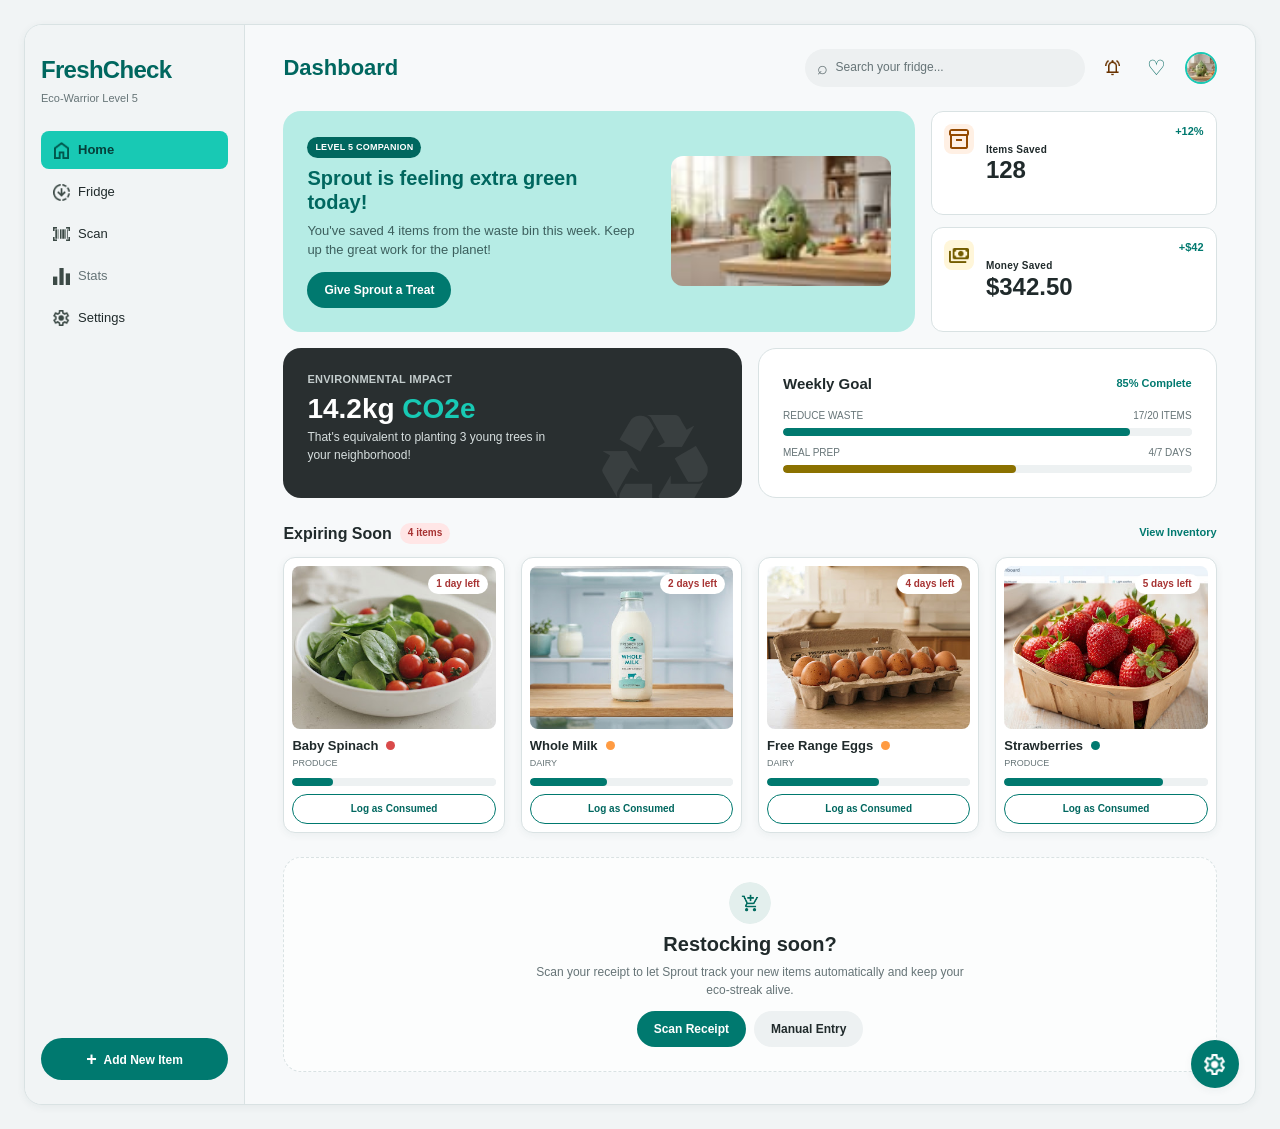
<file: index.html>
<!DOCTYPE html>
<html lang="en">
<head>
    <meta charset="UTF-8">
    <meta name="viewport" content="width=device-width, initial-scale=1.0">
    <title>Dashboard | FreshCheck</title>
    <link rel="stylesheet" href="style.css">
</head>
<body>
    <div class="app-shell">
        <aside class="sidebar">
            <div>
                <a class="brand" href="index.html" aria-label="FreshCheck home">FreshCheck</a>
                <p class="sidebar-caption">Eco-Warrior Level 5</p>
                <nav aria-label="Main navigation">
                    <ul class="sidebar-nav">
                        <li><a class="nav-link is-active" href="index.html" aria-current="page"><img src="images/Home.png" alt="">Home</a></li>
                        <li><a class="nav-link" href="My-Inventory.html"><img src="images/Fridge.png" alt="">Fridge</a></li>
                        <li><a class="nav-link" href="Smart-Scanner.html"><img src="images/Scan.png" alt="">Scan</a></li>
                        <li><span class="nav-link is-disabled" aria-disabled="true"><img src="images/Stats.png" alt="">Stats</span></li>
                        <li><a class="nav-link" href="Settings.html"><img src="images/Settings.png" alt="">Settings</a></li>
                    </ul>
                </nav>
            </div>
            <button class="sidebar-add-button" type="button"><span aria-hidden="true">+</span> Add New Item</button>
        </aside>

        <main class="main-content">
            <header class="page-header">
                <h1 class="page-title">Dashboard</h1>
                <div class="header-tools">
                    <form class="search-box" role="search">
                        <label class="visually-hidden" for="dashboard-search">Search your fridge</label>
                        <input id="dashboard-search" type="search" placeholder="Search your fridge...">
                    </form>
                    <button class="icon-button" type="button" aria-label="Notifications"><img src="images/Bell.png" alt=""></button>
                    <button class="icon-button heart-button" type="button" aria-label="Favorites">♡</button>
                    <img class="avatar" src="images/Sprout.jpg" alt="Sprout">
                </div>
            </header>

            <section class="dashboard-top-row" aria-label="Your progress">
                <article class="dashboard-hero">
                    <div class="hero-copy">
                        <span class="eyebrow hero-eyebrow">Level 5 companion</span>
                        <h2>Sprout is feeling extra green today!</h2>
                        <p>You've saved 4 items from the waste bin this week. Keep up the great work for the planet!</p>
                        <button class="button button-primary" type="button">Give Sprout a Treat</button>
                    </div>
                    <img class="hero-image" src="images/Sprout.jpg" alt="Sprout the plant mascot in a sunny kitchen">
                </article>

                <div class="stats-column">
                    <article class="stat-card">
                        <img class="stat-icon" src="images/Bank.png" alt="">
                        <p class="stat-change">+12%</p>
                        <p class="eyebrow">Items Saved</p>
                        <p class="stat-number">128</p>
                    </article>
                    <article class="stat-card">
                        <img class="stat-icon" src="images/Money.png" alt="">
                        <p class="stat-change">+$42</p>
                        <p class="eyebrow">Money Saved</p>
                        <p class="stat-number">$342.50</p>
                    </article>
                </div>
            </section>

            <section class="dashboard-middle-row" aria-label="Environmental impact and weekly goal">
                <article class="impact-card">
                    <p class="eyebrow">Environmental Impact</p>
                    <h2 class="impact-number">14.2kg <span>CO2e</span></h2>
                    <p>That's equivalent to planting 3 young trees in your neighborhood!</p>
                </article>
                <article class="weekly-card">
                    <div class="section-heading compact-heading">
                        <h2>Weekly Goal</h2>
                        <span class="completion-label">85% Complete</span>
                    </div>
                    <div class="goal-row">
                        <div class="goal-label"><span>Reduce Waste</span><span>17/20 items</span></div>
                        <progress max="20" value="17" aria-label="Reduce waste goal: 17 of 20 items"></progress>
                    </div>
                    <div class="goal-row">
                        <div class="goal-label"><span>Meal Prep</span><span>4/7 days</span></div>
                        <progress class="progress-orange" max="7" value="4" aria-label="Meal prep goal: 4 of 7 days"></progress>
                    </div>
                </article>
            </section>

            <section class="expiring-section">
                <div class="section-heading">
                    <div class="section-title-group">
                        <h2>Expiring Soon</h2>
                        <span class="count-badge">4 items</span>
                    </div>
                    <a class="text-link" href="My-Inventory.html">View Inventory</a>
                </div>
                <div class="food-row">
                    <article class="food-card">
                        <div class="food-photo-wrap"><img class="food-photo" src="images/Salad.jpg" alt="Fresh baby spinach leaves"><span class="expiry-badge">1 day left</span></div>
                        <div class="food-card-info"><h3>Baby Spinach</h3><span class="food-dot dot-red" aria-label="Expiring soon"></span></div>
                        <p class="food-category">Produce</p>
                        <progress max="100" value="20" aria-label="Baby spinach freshness: 20 percent"></progress>
                        <button class="button button-outline" type="button">Log as Consumed</button>
                    </article>
                    <article class="food-card">
                        <div class="food-photo-wrap"><img class="food-photo" src="images/Milk.jpg" alt="Bottle of whole milk"><span class="expiry-badge">2 days left</span></div>
                        <div class="food-card-info"><h3>Whole Milk</h3><span class="food-dot dot-orange" aria-label="Use soon"></span></div>
                        <p class="food-category">Dairy</p>
                        <progress max="100" value="38" aria-label="Whole milk freshness: 38 percent"></progress>
                        <button class="button button-outline" type="button">Log as Consumed</button>
                    </article>
                    <article class="food-card">
                        <div class="food-photo-wrap"><img class="food-photo" src="images/Eggs.jpg" alt="Free range eggs in a carton"><span class="expiry-badge">4 days left</span></div>
                        <div class="food-card-info"><h3>Free Range Eggs</h3><span class="food-dot dot-orange" aria-label="Use soon"></span></div>
                        <p class="food-category">Dairy</p>
                        <progress max="100" value="55" aria-label="Free range eggs freshness: 55 percent"></progress>
                        <button class="button button-outline" type="button">Log as Consumed</button>
                    </article>
                    <article class="food-card">
                        <div class="food-photo-wrap"><img class="food-photo" src="images/Strawberry's.jpg" alt="Fresh strawberries in a basket"><span class="expiry-badge">5 days left</span></div>
                        <div class="food-card-info"><h3>Strawberries</h3><span class="food-dot dot-green" aria-label="Fresh"></span></div>
                        <p class="food-category">Produce</p>
                        <progress max="100" value="78" aria-label="Strawberries freshness: 78 percent"></progress>
                        <button class="button button-outline" type="button">Log as Consumed</button>
                    </article>
                </div>
            </section>

            <section class="restock-panel" aria-labelledby="restock-heading">
                <img class="restock-icon" src="images/Restock.png" alt="">
                <h2 id="restock-heading">Restocking soon?</h2>
                <p>Scan your receipt to let Sprout track your new items automatically and keep your eco-streak alive.</p>
                <div class="button-row">
                    <button class="button button-primary" type="button">Scan Receipt</button>
                    <button class="button button-soft" type="button">Manual Entry</button>
                </div>
            </section>
            <button class="floating-button" type="button" aria-label="Quick settings"><img src="images/Settings.png" alt=""></button>
        </main>
    </div>
</body>
</html>
</file>
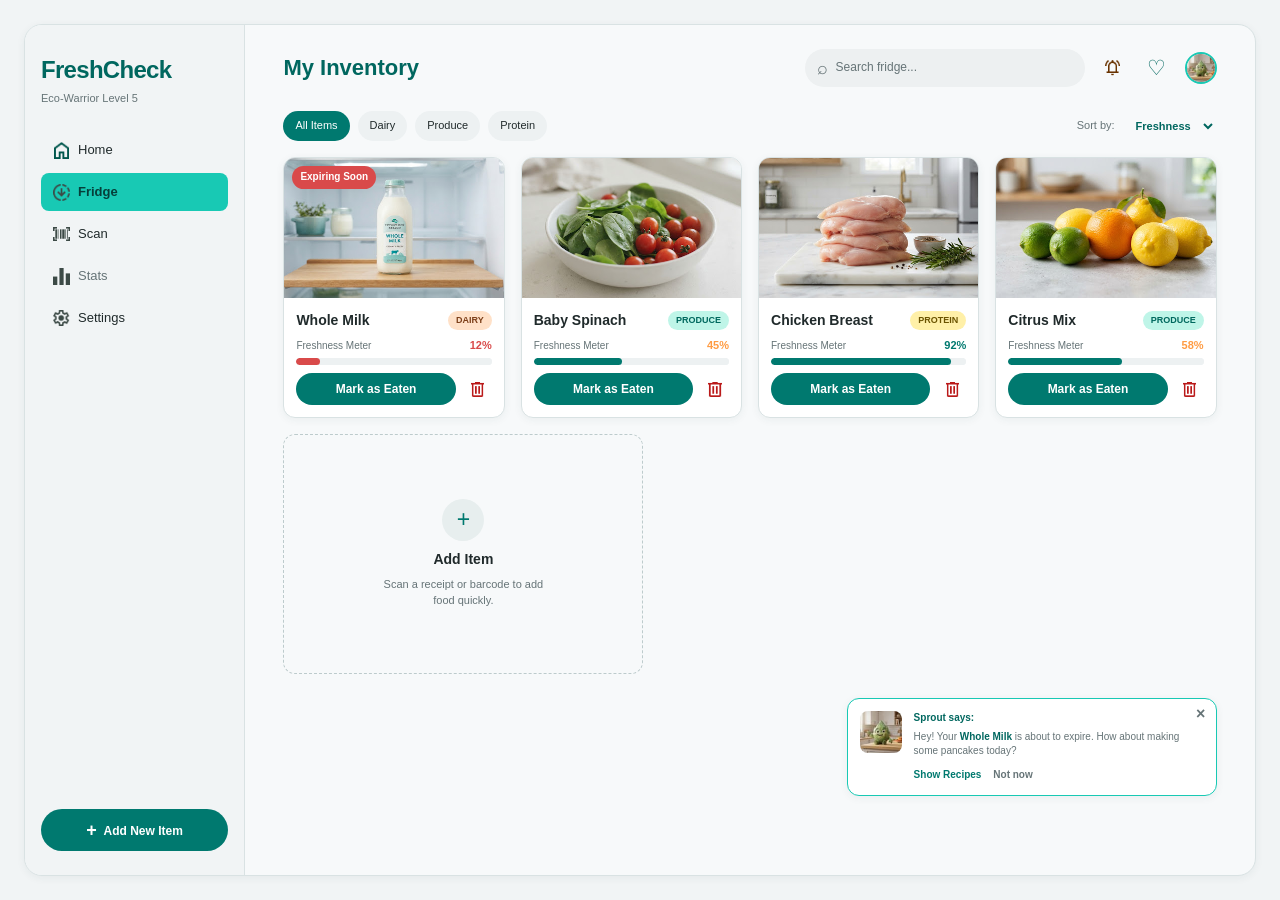
<file: My-Inventory.html>
<!DOCTYPE html>
<html lang="en">
<head>
    <meta charset="UTF-8">
    <meta name="viewport" content="width=device-width, initial-scale=1.0">
    <title>My Inventory | FreshCheck</title>
    <link rel="stylesheet" href="style.css">
</head>
<body>
    <div class="app-shell">
        <aside class="sidebar">
            <div>
                <a class="brand" href="index.html" aria-label="FreshCheck home">FreshCheck</a>
                <p class="sidebar-caption">Eco-Warrior Level 5</p>
                <nav aria-label="Main navigation">
                    <ul class="sidebar-nav">
                        <li><a class="nav-link" href="index.html"><img src="images/Home.png" alt="">Home</a></li>
                        <li><a class="nav-link is-active" href="My-Inventory.html" aria-current="page"><img src="images/Fridge.png" alt="">Fridge</a></li>
                        <li><a class="nav-link" href="Smart-Scanner.html"><img src="images/Scan.png" alt="">Scan</a></li>
                        <li><span class="nav-link is-disabled" aria-disabled="true"><img src="images/Stats.png" alt="">Stats</span></li>
                        <li><a class="nav-link" href="Settings.html"><img src="images/Settings.png" alt="">Settings</a></li>
                    </ul>
                </nav>
            </div>
            <button class="sidebar-add-button" type="button"><span aria-hidden="true">+</span> Add New Item</button>
        </aside>

        <main class="main-content inventory-content">
            <header class="page-header">
                <h1 class="page-title">My Inventory</h1>
                <div class="header-tools">
                    <form class="search-box" role="search">
                        <label class="visually-hidden" for="inventory-search">Search your fridge</label>
                        <input id="inventory-search" type="search" placeholder="Search fridge...">
                    </form>
                    <button class="icon-button" type="button" aria-label="Notifications"><img src="images/Bell.png" alt=""></button>
                    <button class="icon-button heart-button" type="button" aria-label="Favorites">♡</button>
                    <img class="avatar" src="images/Sprout.jpg" alt="Sprout">
                </div>
            </header>

            <div class="inventory-controls">
                <div class="filter-list" aria-label="Filter items by category">
                    <button class="filter-chip is-selected" type="button">All Items</button>
                    <button class="filter-chip" type="button">Dairy</button>
                    <button class="filter-chip" type="button">Produce</button>
                    <button class="filter-chip" type="button">Protein</button>
                </div>
                <label class="sort-control">Sort by:
                    <select aria-label="Sort inventory">
                        <option>Freshness</option>
                        <option>Name</option>
                        <option>Category</option>
                    </select>
                </label>
            </div>

            <section class="inventory-grid" aria-label="Food in your inventory">
                <article class="inventory-card card">
                    <div class="inventory-photo-wrap"><img class="inventory-photo" src="images/Milk.jpg" alt="Bottle of whole milk beside a wedge of cheese"><span class="inventory-expiry">Expiring Soon</span></div>
                    <div class="inventory-card-body">
                        <div class="inventory-title-row"><h2>Whole Milk</h2><span class="category-chip chip-dairy">Dairy</span></div>
                        <div class="freshness-line"><span>Freshness Meter</span><strong class="freshness-low">12%</strong></div>
                        <progress class="freshness-progress low-progress" max="100" value="12" aria-label="Whole milk freshness: 12 percent"></progress>
                        <div class="inventory-actions"><button class="button button-primary" type="button">Mark as Eaten</button><button class="delete-button" type="button" aria-label="Remove Whole Milk"><img src="images/Trash.png" alt=""></button></div>
                    </div>
                </article>

                <article class="inventory-card card">
                    <img class="inventory-photo" src="images/Salad.jpg" alt="A bowl of fresh baby spinach and tomatoes">
                    <div class="inventory-card-body">
                        <div class="inventory-title-row"><h2>Baby Spinach</h2><span class="category-chip chip-produce">Produce</span></div>
                        <div class="freshness-line"><span>Freshness Meter</span><strong class="freshness-medium">45%</strong></div>
                        <progress class="freshness-progress" max="100" value="45" aria-label="Baby spinach freshness: 45 percent"></progress>
                        <div class="inventory-actions"><button class="button button-primary" type="button">Mark as Eaten</button><button class="delete-button" type="button" aria-label="Remove Baby Spinach"><img src="images/Trash.png" alt=""></button></div>
                    </div>
                </article>

                <article class="inventory-card card">
                    <img class="inventory-photo" src="images/Meat.jpg" alt="Fresh chicken breast on a cutting board">
                    <div class="inventory-card-body">
                        <div class="inventory-title-row"><h2>Chicken Breast</h2><span class="category-chip chip-protein">Protein</span></div>
                        <div class="freshness-line"><span>Freshness Meter</span><strong class="freshness-high">92%</strong></div>
                        <progress class="freshness-progress" max="100" value="92" aria-label="Chicken breast freshness: 92 percent"></progress>
                        <div class="inventory-actions"><button class="button button-primary" type="button">Mark as Eaten</button><button class="delete-button" type="button" aria-label="Remove Chicken Breast"><img src="images/Trash.png" alt=""></button></div>
                    </div>
                </article>

                <article class="inventory-card card">
                    <img class="inventory-photo" src="images/Lots-of-Fruits.jpg" alt="A bowl of fresh citrus fruit">
                    <div class="inventory-card-body">
                        <div class="inventory-title-row"><h2>Citrus Mix</h2><span class="category-chip chip-produce">Produce</span></div>
                        <div class="freshness-line"><span>Freshness Meter</span><strong class="freshness-medium">58%</strong></div>
                        <progress class="freshness-progress" max="100" value="58" aria-label="Citrus mix freshness: 58 percent"></progress>
                        <div class="inventory-actions"><button class="button button-primary" type="button">Mark as Eaten</button><button class="delete-button" type="button" aria-label="Remove Citrus Mix"><img src="images/Trash.png" alt=""></button></div>
                    </div>
                </article>

                <button class="add-item-card" type="button">
                    <span class="add-item-plus" aria-hidden="true">+</span>
                    <strong>Add Item</strong>
                    <span>Scan a receipt or barcode to add food quickly.</span>
                </button>
            </section>

            <aside class="inventory-toast" aria-label="Sprout suggestion">
                <img src="images/Sprout.jpg" alt="">
                <div><p class="toast-title">Sprout says:</p><p>Hey! Your <strong>Whole Milk</strong> is about to expire. How about making some pancakes today?</p><a href="index.html">Show Recipes</a> <button type="button">Not now</button></div>
                <button class="toast-close" type="button" aria-label="Dismiss suggestion">×</button>
            </aside>
        </main>
    </div>
</body>
</html>
</file>
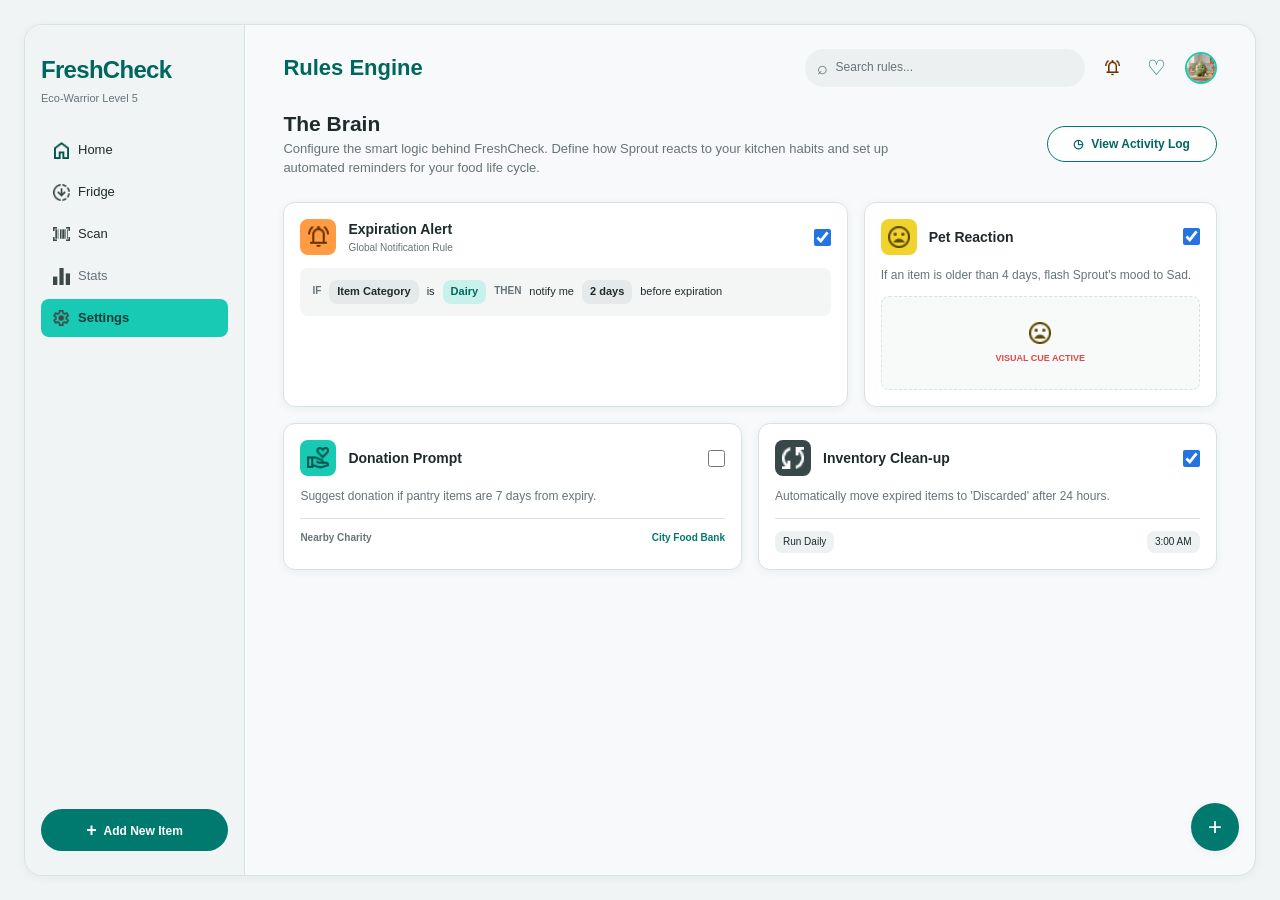
<file: Settings.html>
<!DOCTYPE html>
<html lang="en">
<head>
    <meta charset="UTF-8">
    <meta name="viewport" content="width=device-width, initial-scale=1.0">
    <title>Rules Engine | FreshCheck</title>
    <link rel="stylesheet" href="style.css">
</head>
<body>
    <div class="app-shell">
        <aside class="sidebar">
            <div>
                <a class="brand" href="index.html" aria-label="FreshCheck home">FreshCheck</a>
                <p class="sidebar-caption">Eco-Warrior Level 5</p>
                <nav aria-label="Main navigation">
                    <ul class="sidebar-nav">
                        <li><a class="nav-link" href="index.html"><img src="images/Home.png" alt="">Home</a></li>
                        <li><a class="nav-link" href="My-Inventory.html"><img src="images/Fridge.png" alt="">Fridge</a></li>
                        <li><a class="nav-link" href="Smart-Scanner.html"><img src="images/Scan.png" alt="">Scan</a></li>
                        <li><span class="nav-link is-disabled" aria-disabled="true"><img src="images/Stats.png" alt="">Stats</span></li>
                        <li><a class="nav-link is-active" href="Settings.html" aria-current="page"><img src="images/Settings.png" alt="">Settings</a></li>
                    </ul>
                </nav>
            </div>
            <button class="sidebar-add-button" type="button"><span aria-hidden="true">+</span> Add New Item</button>
        </aside>

        <main class="main-content rules-content">
            <header class="page-header">
                <h1 class="page-title">Rules Engine</h1>
                <div class="header-tools">
                    <form class="search-box" role="search">
                        <label class="visually-hidden" for="rules-search">Search rules</label>
                        <input id="rules-search" type="search" placeholder="Search rules...">
                    </form>
                    <button class="icon-button" type="button" aria-label="Notifications"><img src="images/Bell.png" alt=""></button>
                    <button class="icon-button heart-button" type="button" aria-label="Favorites">♡</button>
                    <img class="avatar" src="images/Sprout.jpg" alt="Sprout">
                </div>
            </header>

            <section class="rules-intro">
                <div>
                    <h2>The Brain</h2>
                    <p>Configure the smart logic behind FreshCheck. Define how Sprout reacts to your kitchen habits and set up automated reminders for your food life cycle.</p>
                </div>
                <button class="button button-outline activity-button" type="button"><span aria-hidden="true">◷</span> View Activity Log</button>
            </section>

            <section class="rules-row rules-row-top" aria-label="Food and pet rules">
                <article class="rule-card card expiration-rule">
                    <div class="rule-card-heading">
                        <span class="rule-icon icon-orange"><img src="images/Bell.png" alt=""></span>
                        <div><h2>Expiration Alert</h2><p>Global Notification Rule</p></div>
                        <label class="toggle-control"><span class="visually-hidden">Enable expiration alert</span><input type="checkbox" checked></label>
                    </div>
                    <div class="rule-builder" aria-label="Notify me two days before dairy expires">
                        <span class="rule-keyword">IF</span><span class="rule-pill">Item Category</span><span>is</span><span class="rule-pill rule-pill-teal">Dairy</span><span class="rule-keyword">THEN</span><span>notify me</span><span class="rule-pill">2 days</span><span>before expiration</span>
                    </div>
                </article>

                <article class="rule-card card pet-rule">
                    <div class="rule-card-heading">
                        <span class="rule-icon icon-yellow"><img src="images/Frown.png" alt=""></span>
                        <div><h2>Pet Reaction</h2></div>
                        <label class="toggle-control"><span class="visually-hidden">Enable pet reaction</span><input type="checkbox" checked></label>
                    </div>
                    <p>If an item is older than 4 days, flash Sprout's mood to Sad.</p>
                    <div class="visual-cue"><img src="images/Frown.png" alt="Sad face"><strong>Visual cue active</strong></div>
                </article>
            </section>

            <section class="rules-row rules-row-bottom" aria-label="Donation and clean-up rules">
                <article class="rule-card card donation-rule">
                    <div class="rule-card-heading">
                        <span class="rule-icon icon-teal"><img src="images/Hand-with-a-Heart.png" alt=""></span>
                        <div><h2>Donation Prompt</h2></div>
                        <label class="toggle-control"><span class="visually-hidden">Enable donation prompt</span><input type="checkbox"></label>
                    </div>
                    <p>Suggest donation if pantry items are 7 days from expiry.</p>
                    <div class="charity-line"><strong>Nearby Charity</strong><a href="#charity">City Food Bank</a></div>
                </article>

                <article class="rule-card card cleanup-rule">
                    <div class="rule-card-heading">
                        <span class="rule-icon icon-charcoal"><img src="images/Clean-Up.png" alt=""></span>
                        <div><h2>Inventory Clean-up</h2></div>
                        <label class="toggle-control"><span class="visually-hidden">Enable inventory clean-up</span><input type="checkbox" checked></label>
                    </div>
                    <p>Automatically move expired items to 'Discarded' after 24 hours.</p>
                    <div class="schedule-row"><span>Run Daily</span><span>3:00 AM</span></div>
                </article>
            </section>
            <button class="floating-button add-rule-button" type="button" aria-label="Add a rule">+</button>
        </main>
    </div>
</body>
</html>
</file>
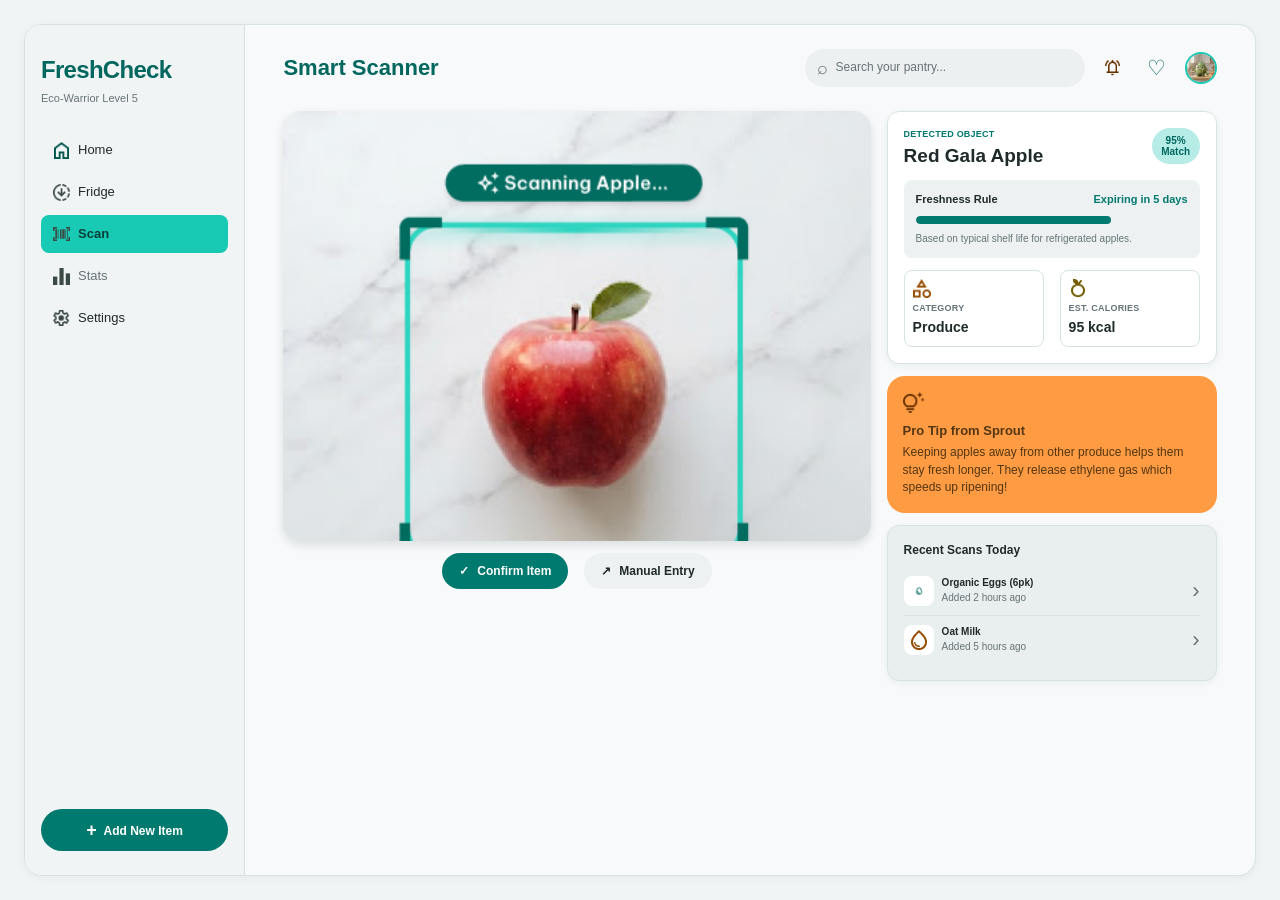
<file: Smart-Scanner.html>
<!DOCTYPE html>
<html lang="en">
<head>
    <meta charset="UTF-8">
    <meta name="viewport" content="width=device-width, initial-scale=1.0">
    <title>Smart Scanner | FreshCheck</title>
    <link rel="stylesheet" href="style.css">
</head>
<body>
    <div class="app-shell">
        <aside class="sidebar">
            <div>
                <a class="brand" href="index.html" aria-label="FreshCheck home">FreshCheck</a>
                <p class="sidebar-caption">Eco-Warrior Level 5</p>
                <nav aria-label="Main navigation">
                    <ul class="sidebar-nav">
                        <li><a class="nav-link" href="index.html"><img src="images/Home.png" alt="">Home</a></li>
                        <li><a class="nav-link" href="My-Inventory.html"><img src="images/Fridge.png" alt="">Fridge</a></li>
                        <li><a class="nav-link is-active" href="Smart-Scanner.html" aria-current="page"><img src="images/Scan.png" alt="">Scan</a></li>
                        <li><span class="nav-link is-disabled" aria-disabled="true"><img src="images/Stats.png" alt="">Stats</span></li>
                        <li><a class="nav-link" href="Settings.html"><img src="images/Settings.png" alt="">Settings</a></li>
                    </ul>
                </nav>
            </div>
            <button class="sidebar-add-button" type="button"><span aria-hidden="true">+</span> Add New Item</button>
        </aside>

        <main class="main-content">
            <header class="page-header">
                <h1 class="page-title">Smart Scanner</h1>
                <div class="header-tools">
                    <form class="search-box" role="search">
                        <label class="visually-hidden" for="scanner-search">Search your pantry</label>
                        <input id="scanner-search" type="search" placeholder="Search your pantry...">
                    </form>
                    <button class="icon-button" type="button" aria-label="Notifications"><img src="images/Bell.png" alt=""></button>
                    <button class="icon-button heart-button" type="button" aria-label="Favorites">♡</button>
                    <img class="avatar" src="images/Sprout.jpg" alt="Sprout">
                </div>
            </header>

            <div class="scanner-layout">
                <section class="scan-column" aria-label="Scan an item">
                    <div class="scanner-preview">
                        <img src="images/Scanned-Apple.png" alt="Red apple positioned inside a scanner frame">
                    </div>
                    <div class="scan-action-row">
                        <button class="button button-primary" type="button"><span aria-hidden="true">✓</span> Confirm Item</button>
                        <button class="button button-soft" type="button"><span aria-hidden="true">↗</span> Manual Entry</button>
                    </div>
                </section>

                <aside class="scanner-info-column">
                    <article class="detected-card card">
                        <div class="detected-heading-row">
                            <div>
                                <p class="eyebrow">Detected Object</p>
                                <h2>Red Gala Apple</h2>
                            </div>
                            <span class="match-badge">95%<br>Match</span>
                        </div>
                        <section class="freshness-box">
                            <div class="freshness-heading"><h3>Freshness Rule</h3><strong>Expiring in 5 days</strong></div>
                            <progress max="100" value="72" aria-label="Apple freshness: 72 percent"></progress>
                            <p>Based on typical shelf life for refrigerated apples.</p>
                        </section>
                        <div class="apple-facts">
                            <div class="fact-card">
                                <img src="images/Shapes.png" alt="">
                                <p class="eyebrow">Category</p>
                                <p class="fact-value">Produce</p>
                            </div>
                            <div class="fact-card">
                                <img src="images/Orange.png" alt="">
                                <p class="eyebrow">Est. Calories</p>
                                <p class="fact-value">95 kcal</p>
                            </div>
                        </div>
                    </article>

                    <article class="tip-card">
                        <img src="images/Lightbulb.png" alt="" class="tip-icon">
                        <h2>Pro Tip from Sprout</h2>
                        <p>Keeping apples away from other produce helps them stay fresh longer. They release ethylene gas which speeds up ripening!</p>
                    </article>

                    <section class="recent-card card" aria-labelledby="recent-heading">
                        <h2 id="recent-heading">Recent Scans Today</h2>
                        <article class="recent-item">
                            <img src="images/Egg.png" alt="">
                            <div><h3>Organic Eggs (6pk)</h3><p>Added 2 hours ago</p></div>
                            <span aria-hidden="true">›</span>
                        </article>
                        <article class="recent-item">
                            <img src="images/Oat Milk.png" alt="">
                            <div><h3>Oat Milk</h3><p>Added 5 hours ago</p></div>
                            <span aria-hidden="true">›</span>
                        </article>
                    </section>
                </aside>
            </div>
        </main>
    </div>
</body>
</html>
</file>
<file: style.css>
/* FreshCheck: shared colors, sizes and type for every page. */
:root {
    --color-page: #f1f4f5;
    --color-surface: #ffffff;
    --color-content: #f7f9fa;
    --color-text: #202a2b;
    --color-muted: #667477;
    --color-teal: #00796f;
    --color-teal-dark: #00675f;
    --color-teal-bright: #18c9b4;
    --color-mint: #b6ece5;
    --color-mint-light: #e6f5f2;
    --color-orange: #ff9b42;
    --color-yellow: #f0c83d;
    --color-border: #d9e2e3;
    --color-soft: #edf1f2;
    --color-danger: #d94a4a;
    --font-body: Arial, Helvetica, sans-serif;
    --shadow-card: 0 2px 8px rgba(34, 61, 62, 0.06);
    --space-1: 4px;
    --space-2: 8px;
    --space-3: 12px;
    --space-4: 16px;
    --space-5: 24px;
    --space-6: 32px;
    --radius-sm: 8px;
    --radius-md: 12px;
    --radius-lg: 18px;
    --radius-pill: 999px;
    --sidebar-width: 220px;
}

/* Base page and shared application layout. */
* {
    box-sizing: border-box;
}

body {
    margin: 0;
    padding: 24px;
    background: var(--color-page);
    color: var(--color-text);
    font-family: var(--font-body);
    font-size: 14px;
    line-height: 1.45;
}

button,
input,
select {
    font: inherit;
}

button,
a,
select {
    -webkit-tap-highlight-color: transparent;
}

button {
    cursor: pointer;
}

img {
    display: block;
    max-width: 100%;
}

.app-shell {
    display: flex;
    width: min(100%, 1440px);
    min-height: calc(100vh - 48px);
    margin: 0 auto;
    overflow: hidden;
    background: var(--color-content);
    border: 1px solid var(--color-border);
    border-radius: var(--radius-lg);
    box-shadow: var(--shadow-card);
}

.sidebar {
    display: flex;
    flex: 0 0 var(--sidebar-width);
    flex-direction: column;
    justify-content: space-between;
    padding: var(--space-6) var(--space-4) var(--space-5);
    background: var(--color-page);
    border-right: 1px solid var(--color-border);
}

.brand {
    display: inline-block;
    color: var(--color-teal-dark);
    font-size: 24px;
    font-weight: 700;
    line-height: 1.05;
    text-decoration: none;
    letter-spacing: -0.7px;
}

.sidebar-caption {
    margin: var(--space-2) 0 var(--space-5);
    color: var(--color-muted);
    font-size: 11px;
}

.sidebar-nav {
    display: flex;
    flex-direction: column;
    gap: var(--space-1);
    margin: 0;
    padding: 0;
    list-style: none;
}

.nav-link {
    display: flex;
    min-height: 38px;
    align-items: center;
    gap: var(--space-2);
    padding: var(--space-2) var(--space-3);
    color: var(--color-text);
    border-radius: var(--radius-sm);
    font-size: 13px;
    text-decoration: none;
    transition: background-color 150ms ease, color 150ms ease;
}

.nav-link img {
    width: 17px;
    height: 17px;
    object-fit: contain;
}

.nav-link:hover,
.nav-link:focus-visible {
    background: var(--color-mint-light);
}

.nav-link.is-active {
    background: var(--color-teal-bright);
    color: #063f3a;
    font-weight: 700;
}

.nav-link.is-disabled {
    color: var(--color-muted);
    cursor: default;
}

.sidebar-add-button {
    width: 100%;
    min-height: 42px;
    margin-top: var(--space-5);
    padding: var(--space-2) var(--space-3);
    color: #fff;
    background: var(--color-teal);
    border: 0;
    border-radius: var(--radius-pill);
    font-size: 12px;
    font-weight: 700;
}

.sidebar-add-button span {
    margin-right: var(--space-1);
    font-size: 18px;
    vertical-align: -1px;
}

.sidebar-add-button:hover,
.button-primary:hover,
.floating-button:hover {
    background: var(--color-teal-dark);
}

.main-content {
    position: relative;
    flex: 1 1 auto;
    min-width: 0;
    padding: var(--space-5) clamp(20px, 3vw, 40px) var(--space-6);
}

/* Shared page title, search and utility buttons. */
.page-header,
.header-tools,
.section-heading,
.section-title-group,
.goal-label,
.food-card-info,
.inventory-title-row,
.freshness-line,
.inventory-actions,
.detected-heading-row,
.freshness-heading,
.rule-card-heading,
.charity-line,
.schedule-row {
    display: flex;
    align-items: center;
    justify-content: space-between;
}

.page-header {
    gap: var(--space-4);
    margin-bottom: var(--space-5);
}

.page-title,
.rules-intro h2,
.dashboard-hero h2,
.impact-card h2,
.restock-panel h2 {
    margin: 0;
    color: var(--color-teal-dark);
    font-size: 22px;
    line-height: 1.2;
}

.header-tools {
    gap: var(--space-3);
}

.search-box {
    display: flex;
    width: clamp(170px, 24vw, 280px);
    height: 38px;
    align-items: center;
    padding: 0 var(--space-3);
    background: #edf0f1;
    border-radius: var(--radius-pill);
}

.search-box::before {
    content: "⌕";
    margin-right: var(--space-2);
    color: var(--color-muted);
    font-size: 18px;
}

.search-box input {
    width: 100%;
    min-width: 0;
    padding: 0;
    color: var(--color-text);
    background: transparent;
    border: 0;
    outline: 0;
    font-size: 12px;
}

.search-box input::placeholder {
    color: var(--color-muted);
}

.icon-button {
    display: inline-flex;
    width: 32px;
    height: 32px;
    align-items: center;
    justify-content: center;
    padding: 0;
    color: var(--color-text);
    background: transparent;
    border: 0;
    border-radius: var(--radius-pill);
    font-size: 21px;
}

.icon-button:hover {
    background: var(--color-mint-light);
}

.icon-button img {
    width: 16px;
    height: 16px;
    object-fit: contain;
}

.heart-button {
    color: var(--color-teal-dark);
}

.avatar {
    width: 32px;
    height: 32px;
    object-fit: cover;
    border: 2px solid var(--color-teal-bright);
    border-radius: 50%;
}

/* Shared text and button styles. */
.eyebrow {
    margin: 0;
    color: var(--color-muted);
    font-size: 11px;
    font-weight: 700;
    letter-spacing: 0.025em;
    text-transform: uppercase;
}

.button {
    display: inline-flex;
    min-height: 36px;
    align-items: center;
    justify-content: center;
    gap: var(--space-2);
    padding: var(--space-2) var(--space-4);
    border: 1px solid transparent;
    border-radius: var(--radius-pill);
    font-size: 12px;
    font-weight: 700;
    line-height: 1.2;
    text-decoration: none;
    transition: background-color 150ms ease, border-color 150ms ease, transform 150ms ease;
}

.button:active,
.sidebar-add-button:active {
    transform: translateY(1px);
}

.button-primary {
    color: #fff;
    background: var(--color-teal);
}

.button-outline {
    color: var(--color-teal-dark);
    background: var(--color-surface);
    border-color: var(--color-teal);
}

.button-outline:hover {
    background: var(--color-mint-light);
}

.button-soft {
    color: var(--color-text);
    background: var(--color-soft);
}

.button-soft:hover {
    background: #e0e7e8;
}

button:focus-visible,
a:focus-visible,
select:focus-visible,
input:focus-visible {
    outline: 3px solid rgba(24, 201, 180, 0.45);
    outline-offset: 2px;
}

.card {
    background: var(--color-surface);
    border: 1px solid var(--color-border);
    border-radius: var(--radius-md);
    box-shadow: var(--shadow-card);
}

.visually-hidden {
    position: absolute;
    width: 1px;
    height: 1px;
    overflow: hidden;
    clip: rect(0, 0, 0, 0);
    white-space: nowrap;
    clip-path: inset(50%);
}

/* Dashboard: flex rows hold the hero, metrics and weekly goals. */
.dashboard-top-row,
.dashboard-middle-row,
.food-row,
.button-row,
.scanner-layout,
.scan-action-row,
.apple-facts,
.inventory-grid,
.rules-row {
    display: flex;
    gap: var(--space-4);
}

.dashboard-top-row {
    align-items: stretch;
    margin-bottom: var(--space-4);
}

.dashboard-hero {
    display: flex;
    flex: 2 1 440px;
    min-width: 0;
    align-items: center;
    justify-content: space-between;
    gap: var(--space-4);
    padding: var(--space-5);
    overflow: hidden;
    background: var(--color-mint);
    border-radius: var(--radius-lg);
}

.hero-copy {
    max-width: 340px;
}

.hero-eyebrow {
    display: inline-block;
    margin-bottom: var(--space-2);
    padding: var(--space-1) var(--space-2);
    color: #fff;
    background: var(--color-teal-dark);
    border-radius: var(--radius-pill);
    font-size: 9px;
}

.dashboard-hero h2 {
    max-width: 320px;
    margin-bottom: var(--space-2);
    font-size: 20px;
}

.dashboard-hero p:not(.eyebrow) {
    max-width: 330px;
    margin: 0 0 var(--space-3);
    color: #3c5f5d;
    font-size: 13px;
}

.hero-image {
    width: clamp(125px, 24%, 220px);
    height: 130px;
    flex: 0 1 220px;
    object-fit: cover;
    object-position: center;
    border-radius: var(--radius-md);
}

.stats-column {
    display: flex;
    flex: 1 1 190px;
    flex-direction: column;
    gap: var(--space-3);
}

.stat-card {
    position: relative;
    display: flex;
    min-height: 86px;
    flex: 1 1 0;
    flex-direction: column;
    justify-content: center;
    padding: var(--space-3) var(--space-4) var(--space-3) 54px;
    background: var(--color-surface);
    border: 1px solid var(--color-border);
    border-radius: var(--radius-md);
}

.stat-icon {
    position: absolute;
    top: var(--space-3);
    left: var(--space-3);
    width: 30px;
    height: 30px;
    padding: 5px;
    object-fit: contain;
    background: #fff0e4;
    border-radius: var(--radius-sm);
}

.stat-card:nth-child(2) .stat-icon {
    background: #fff6d9;
}

.stat-change {
    position: absolute;
    top: var(--space-3);
    right: var(--space-3);
    margin: 0;
    color: var(--color-teal);
    font-size: 11px;
    font-weight: 700;
}

.stat-card .eyebrow {
    margin: 0;
    color: var(--color-text);
    font-size: 10px;
    text-transform: none;
}

.stat-number {
    margin: 0;
    font-size: 24px;
    font-weight: 700;
    line-height: 1.1;
}

.dashboard-middle-row {
    flex-wrap: wrap;
    margin-bottom: var(--space-5);
}

.impact-card,
.weekly-card {
    min-height: 150px;
    flex: 1 1 300px;
    padding: var(--space-5);
    border-radius: var(--radius-lg);
}

.impact-card {
    position: relative;
    overflow: hidden;
    color: #fff;
    background: #292f30;
}

.impact-card::after {
    position: absolute;
    right: 22px;
    bottom: -42px;
    color: rgba(255, 255, 255, 0.08);
    content: "♻";
    font-size: 145px;
    line-height: 1;
}

.impact-card .eyebrow {
    color: #c3cccc;
}

.impact-card h2 {
    position: relative;
    z-index: 1;
    margin: var(--space-1) 0;
    color: #fff;
    font-size: 28px;
}

.impact-card h2 span {
    color: var(--color-teal-bright);
}

.impact-card p:last-child {
    position: relative;
    z-index: 1;
    max-width: 260px;
    margin: 0;
    color: #d7dfdf;
    font-size: 12px;
}

.weekly-card {
    display: flex;
    flex-direction: column;
    justify-content: space-between;
    background: var(--color-surface);
    border: 1px solid var(--color-border);
    border-radius: var(--radius-lg);
}

.section-heading {
    gap: var(--space-3);
    margin-bottom: var(--space-3);
}

.section-heading h2,
.recent-card > h2 {
    margin: 0;
    font-size: 16px;
}

.compact-heading h2 {
    font-size: 15px;
    text-transform: capitalize;
}

.completion-label {
    color: var(--color-teal);
    font-size: 11px;
    font-weight: 700;
}

.goal-row + .goal-row {
    margin-top: var(--space-2);
}

.goal-label {
    margin-bottom: var(--space-1);
    color: var(--color-muted);
    font-size: 10px;
    text-transform: uppercase;
}

progress {
    display: block;
    width: 100%;
    height: 8px;
    overflow: hidden;
    appearance: none;
    background: var(--color-soft);
    border: 0;
    border-radius: var(--radius-pill);
}

progress::-webkit-progress-bar {
    background: var(--color-soft);
    border-radius: var(--radius-pill);
}

progress::-webkit-progress-value {
    background: var(--color-teal);
    border-radius: var(--radius-pill);
}

progress::-moz-progress-bar {
    background: var(--color-teal);
    border-radius: var(--radius-pill);
}

.progress-orange::-webkit-progress-value {
    background: #8b7100;
}

.progress-orange::-moz-progress-bar {
    background: #8b7100;
}

.expiring-section {
    margin-bottom: var(--space-5);
}

.section-title-group {
    justify-content: flex-start;
    gap: var(--space-2);
}

.count-badge,
.category-chip,
.expiry-badge,
.inventory-expiry,
.match-badge {
    display: inline-flex;
    align-items: center;
    justify-content: center;
    border-radius: var(--radius-pill);
    font-size: 10px;
    font-weight: 700;
}

.count-badge {
    padding: 3px var(--space-2);
    color: #a73333;
    background: #ffe6e6;
}

.text-link {
    color: var(--color-teal);
    font-size: 11px;
    font-weight: 700;
    text-decoration: none;
}

.text-link:hover,
.inventory-toast a:hover {
    text-decoration: underline;
}

.food-row {
    flex-wrap: wrap;
    align-items: stretch;
}

.food-card {
    display: flex;
    min-width: 150px;
    flex: 1 1 150px;
    flex-direction: column;
    gap: var(--space-2);
    padding: var(--space-2);
    background: var(--color-surface);
    border: 1px solid var(--color-border);
    border-radius: var(--radius-md);
    box-shadow: var(--shadow-card);
}

.food-photo-wrap {
    position: relative;
}

.food-photo {
    width: 100%;
    aspect-ratio: 1.25;
    object-fit: cover;
    border-radius: var(--radius-sm);
}

.expiry-badge {
    position: absolute;
    top: var(--space-2);
    right: var(--space-2);
    padding: 3px var(--space-2);
    color: #a73333;
    background: #fff;
}

.food-card-info {
    justify-content: flex-start;
    gap: var(--space-2);
}

.food-card h3 {
    min-width: 0;
    margin: 0;
    overflow: hidden;
    font-size: 13px;
    font-weight: 700;
    text-overflow: ellipsis;
    white-space: nowrap;
}

.food-dot {
    width: 9px;
    height: 9px;
    flex: 0 0 9px;
    border-radius: 50%;
}

.dot-red {
    background: var(--color-danger);
}

.dot-orange {
    background: var(--color-orange);
}

.dot-green {
    background: var(--color-teal);
}

.food-category {
    margin: -6px 0 0;
    color: var(--color-muted);
    font-size: 9px;
    text-transform: uppercase;
}

.food-card .button {
    min-height: 30px;
    padding: var(--space-1) var(--space-2);
    font-size: 10px;
}

.restock-panel {
    display: flex;
    min-height: 190px;
    flex-direction: column;
    align-items: center;
    justify-content: center;
    padding: var(--space-5);
    text-align: center;
    background: rgba(255, 255, 255, 0.65);
    border: 1px dashed var(--color-border);
    border-radius: var(--radius-lg);
}

.restock-icon {
    width: 42px;
    height: 42px;
    margin-bottom: var(--space-2);
    object-fit: contain;
    border-radius: 50%;
}

.restock-panel h2 {
    color: var(--color-text);
    font-size: 20px;
}

.restock-panel > p {
    max-width: 430px;
    margin: var(--space-2) 0 var(--space-3);
    color: var(--color-muted);
    font-size: 12px;
}

.button-row {
    flex-wrap: wrap;
    justify-content: center;
    gap: var(--space-2);
}

.floating-button {
    position: absolute;
    right: var(--space-4);
    bottom: var(--space-4);
    display: flex;
    width: 48px;
    height: 48px;
    align-items: center;
    justify-content: center;
    padding: var(--space-3);
    color: #fff;
    background: var(--color-teal);
    border: 0;
    border-radius: 50%;
    box-shadow: var(--shadow-card);
    font-size: 24px;
}

.floating-button img {
    width: 22px;
    height: 22px;
    object-fit: contain;
    filter: brightness(0) invert(1);
}

/* Scanner: preview on the left, item details stacked on the right. */
.scanner-layout {
    align-items: flex-start;
}

.scan-column {
    min-width: 0;
    flex: 1 1 440px;
}

.scanner-preview {
    width: 100%;
    max-width: 620px;
    height: auto;
    min-height: 250px;
    max-height: 430px;
    aspect-ratio: 1.33;
    overflow: hidden;
    background: #eef1f1;
    border-radius: var(--radius-lg);
    box-shadow: 0 4px 10px rgba(24, 44, 44, 0.12);
}

.scanner-preview img {
    width: 100%;
    height: 100%;
    object-fit: cover;
    object-position: center top;
}

.scan-action-row {
    flex-wrap: wrap;
    justify-content: center;
    margin-top: var(--space-3);
}

.scanner-info-column {
    display: flex;
    min-width: 270px;
    flex: 0 1 330px;
    flex-direction: column;
    gap: var(--space-3);
}

.detected-card {
    padding: var(--space-4);
}

.detected-heading-row {
    align-items: flex-start;
    gap: var(--space-2);
    margin-bottom: var(--space-3);
}

.detected-heading-row h2 {
    margin: 0;
    font-size: 19px;
    line-height: 1.2;
}

.detected-heading-row .eyebrow {
    margin-bottom: var(--space-1);
    color: var(--color-teal);
    font-size: 9px;
}

.match-badge {
    min-width: 48px;
    min-height: 36px;
    padding: var(--space-1);
    color: var(--color-teal-dark);
    background: var(--color-mint);
    text-align: center;
    line-height: 1.1;
}

.freshness-box {
    padding: var(--space-3);
    background: var(--color-soft);
    border-radius: var(--radius-sm);
}

.freshness-heading {
    flex-wrap: wrap;
    gap: var(--space-1);
    margin-bottom: var(--space-2);
}

.freshness-heading h3,
.freshness-heading strong {
    margin: 0;
    font-size: 11px;
}

.freshness-heading strong {
    color: var(--color-teal);
}

.freshness-box p {
    margin: var(--space-2) 0 0;
    color: var(--color-muted);
    font-size: 10px;
}

.apple-facts {
    margin-top: var(--space-3);
}

.fact-card {
    min-width: 0;
    flex: 1 1 0;
    padding: var(--space-2);
    border: 1px solid var(--color-border);
    border-radius: var(--radius-sm);
}

.fact-card img {
    width: 19px;
    height: 19px;
    margin-bottom: var(--space-1);
    object-fit: contain;
}

.fact-card .eyebrow {
    font-size: 9px;
}

.fact-value {
    margin: 2px 0 0;
    font-size: 14px;
    font-weight: 700;
}

.tip-card {
    position: relative;
    padding: var(--space-4);
    color: #533714;
    background: var(--color-orange);
    border-radius: var(--radius-lg);
}

.tip-icon {
    width: 22px;
    height: 22px;
    margin-bottom: var(--space-2);
    object-fit: contain;
}

.tip-card h2 {
    margin: 0 0 var(--space-1);
    font-size: 13px;
}

.tip-card p {
    margin: 0;
    font-size: 12px;
}

.recent-card {
    padding: var(--space-4);
    background: #e9eeee;
}

.recent-card > h2 {
    margin-bottom: var(--space-2);
    font-size: 12px;
}

.recent-item {
    display: flex;
    align-items: center;
    gap: var(--space-2);
    padding: var(--space-2) 0;
}

.recent-item + .recent-item {
    border-top: 1px solid #d9e0e0;
}

.recent-item > img {
    width: 30px;
    height: 30px;
    flex: 0 0 30px;
    padding: 5px;
    object-fit: contain;
    background: var(--color-surface);
    border-radius: var(--radius-sm);
}

.recent-item h3,
.recent-item p {
    margin: 0;
    font-size: 10px;
}

.recent-item p {
    color: var(--color-muted);
}

.recent-item > span {
    margin-left: auto;
    color: var(--color-muted);
    font-size: 22px;
}

/* Inventory cards and controls. */
.inventory-controls {
    display: flex;
    align-items: center;
    justify-content: space-between;
    gap: var(--space-3);
    margin-bottom: var(--space-4);
}

.filter-list {
    display: flex;
    flex-wrap: wrap;
    gap: var(--space-2);
}

.filter-chip {
    min-height: 30px;
    padding: var(--space-1) var(--space-3);
    color: var(--color-text);
    background: var(--color-soft);
    border: 0;
    border-radius: var(--radius-pill);
    font-size: 11px;
}

.filter-chip.is-selected {
    color: #fff;
    background: var(--color-teal);
}

.sort-control {
    display: flex;
    align-items: center;
    gap: var(--space-2);
    color: var(--color-muted);
    font-size: 11px;
    white-space: nowrap;
}

.sort-control select {
    padding: var(--space-1) var(--space-2);
    color: var(--color-teal-dark);
    background: transparent;
    border: 1px solid transparent;
    font-size: 11px;
    font-weight: 700;
}

.inventory-grid {
    flex-wrap: wrap;
    align-items: stretch;
}

.inventory-card,
.add-item-card {
    min-width: 220px;
    flex: 1 1 220px;
    max-width: 360px;
}

.inventory-card {
    overflow: hidden;
}

.inventory-photo-wrap {
    position: relative;
}

.inventory-photo {
    width: 100%;
    height: 140px;
    object-fit: cover;
}

.inventory-expiry {
    position: absolute;
    top: var(--space-2);
    left: var(--space-2);
    padding: var(--space-1) var(--space-2);
    color: #fff;
    background: var(--color-danger);
}

.inventory-card-body {
    padding: var(--space-3);
}

.inventory-title-row {
    gap: var(--space-2);
    margin-bottom: var(--space-2);
}

.inventory-title-row h2 {
    min-width: 0;
    margin: 0;
    overflow: hidden;
    font-size: 14px;
    text-overflow: ellipsis;
    white-space: nowrap;
}

.category-chip {
    padding: 3px var(--space-2);
    font-size: 9px;
    text-transform: uppercase;
}

.chip-dairy {
    color: #7d3f19;
    background: #ffe1c8;
}

.chip-produce {
    color: #00685e;
    background: #bff5e8;
}

.chip-protein {
    color: #6b5300;
    background: #fff0a8;
}

.freshness-line {
    color: var(--color-muted);
    font-size: 10px;
}

.freshness-line strong {
    font-size: 11px;
}

.freshness-low {
    color: var(--color-danger);
}

.freshness-medium {
    color: var(--color-orange);
}

.freshness-high {
    color: var(--color-teal);
}

.freshness-progress {
    height: 7px;
    margin: var(--space-1) 0 var(--space-2);
}

.low-progress::-webkit-progress-value {
    background: var(--color-danger);
}

.low-progress::-moz-progress-bar {
    background: var(--color-danger);
}

.inventory-actions {
    gap: var(--space-2);
}

.inventory-actions .button {
    min-height: 32px;
    flex: 1 1 auto;
    padding: var(--space-1) var(--space-2);
}

.delete-button {
    display: flex;
    width: 28px;
    height: 30px;
    flex: 0 0 28px;
    align-items: center;
    justify-content: center;
    padding: 6px;
    background: transparent;
    border: 0;
}

.delete-button img {
    width: 15px;
    height: 15px;
    object-fit: contain;
}

.add-item-card {
    display: flex;
    min-height: 240px;
    flex-direction: column;
    align-items: center;
    justify-content: center;
    gap: var(--space-2);
    padding: var(--space-5);
    color: var(--color-muted);
    background: transparent;
    border: 1px dashed #bdcbcc;
    border-radius: var(--radius-md);
    text-align: center;
}

.add-item-card:hover {
    background: var(--color-mint-light);
}

.add-item-card strong {
    color: var(--color-text);
    font-size: 14px;
}

.add-item-card > span:last-child {
    max-width: 180px;
    font-size: 11px;
}

.add-item-plus {
    display: flex;
    width: 42px;
    height: 42px;
    align-items: center;
    justify-content: center;
    color: var(--color-teal);
    background: #e7eeee;
    border-radius: 50%;
    font-size: 23px;
}

.inventory-toast {
    position: relative;
    display: flex;
    width: min(370px, 100%);
    align-items: flex-start;
    gap: var(--space-3);
    margin: var(--space-5) 0 0 auto;
    padding: var(--space-3);
    background: var(--color-surface);
    border: 1px solid var(--color-teal-bright);
    border-radius: var(--radius-md);
    box-shadow: var(--shadow-card);
}

.inventory-toast > img {
    width: 42px;
    height: 42px;
    flex: 0 0 42px;
    object-fit: cover;
    border-radius: var(--radius-sm);
}

.inventory-toast p {
    margin: 0 20px var(--space-1) 0;
    color: var(--color-muted);
    font-size: 10px;
}

.inventory-toast .toast-title,
.inventory-toast strong {
    color: var(--color-teal-dark);
    font-weight: 700;
}

.inventory-toast a,
.inventory-toast button {
    display: inline;
    padding: 0;
    color: var(--color-teal);
    background: none;
    border: 0;
    font-size: 10px;
    font-weight: 700;
    text-decoration: none;
}

.inventory-toast button {
    margin-left: var(--space-2);
    color: var(--color-muted);
}

.inventory-toast .toast-close {
    position: absolute;
    top: 3px;
    right: 5px;
    width: 20px;
    height: 20px;
    color: var(--color-muted);
    font-size: 16px;
}

/* Rules page: two flexible rows of simple rule cards. */
.rules-intro {
    display: flex;
    align-items: center;
    justify-content: space-between;
    gap: var(--space-5);
    margin: var(--space-5) 0 var(--space-5);
}

.rules-intro > div {
    max-width: 650px;
}

.rules-intro h2 {
    margin-bottom: var(--space-1);
    color: var(--color-text);
    font-size: 21px;
}

.rules-intro p {
    margin: 0;
    color: var(--color-muted);
    font-size: 13px;
}

.activity-button {
    min-width: 170px;
    flex: 0 0 auto;
}

.rules-row {
    align-items: stretch;
    margin-bottom: var(--space-4);
}

.rule-card {
    min-width: 260px;
    padding: var(--space-4);
}

.expiration-rule {
    flex: 1.5 1 440px;
}

.pet-rule {
    flex: 1 1 270px;
}

.donation-rule,
.cleanup-rule {
    flex: 1 1 320px;
}

.rule-card-heading {
    justify-content: flex-start;
    gap: var(--space-3);
    margin-bottom: var(--space-3);
}

.rule-card-heading > div {
    min-width: 0;
    flex: 1 1 auto;
}

.rule-card-heading h2 {
    margin: 0;
    font-size: 14px;
}

.rule-card-heading p {
    margin: 2px 0 0;
    color: var(--color-muted);
    font-size: 10px;
}

.rule-icon {
    display: flex;
    width: 36px;
    height: 36px;
    flex: 0 0 36px;
    align-items: center;
    justify-content: center;
    border-radius: var(--radius-sm);
}

.rule-icon img {
    width: 22px;
    height: 22px;
    object-fit: contain;
}

.icon-orange {
    background: #ff9b42;
}

.icon-yellow {
    background: #f1d32f;
}

.icon-teal {
    background: var(--color-teal-bright);
}

.icon-charcoal {
    background: #384849;
}

.icon-charcoal img {
    filter: brightness(0) invert(1);
}

.toggle-control {
    display: flex;
    align-items: center;
    margin-left: auto;
}

.toggle-control input {
    width: 17px;
    height: 17px;
    margin: 0;
    accent-color: #2374e1;
    cursor: pointer;
}

.rule-builder {
    display: flex;
    flex-wrap: wrap;
    align-items: center;
    gap: var(--space-2);
    padding: var(--space-3);
    background: #f4f6f6;
    border-radius: var(--radius-sm);
    font-size: 11px;
}

.rule-keyword {
    color: var(--color-muted);
    font-size: 10px;
    font-weight: 700;
}

.rule-pill {
    padding: var(--space-1) var(--space-2);
    background: #e5e9ea;
    border-radius: var(--radius-sm);
    font-weight: 700;
}

.rule-pill-teal {
    color: var(--color-teal-dark);
    background: #c8f1eb;
}

.rule-card > p {
    margin: 0 0 var(--space-3);
    color: var(--color-muted);
    font-size: 12px;
}

.visual-cue {
    display: flex;
    min-height: 94px;
    flex-direction: column;
    align-items: center;
    justify-content: center;
    gap: var(--space-2);
    background: #f8f9f9;
    border: 1px dashed var(--color-border);
    border-radius: var(--radius-sm);
}

.visual-cue img {
    width: 22px;
    height: 22px;
    object-fit: contain;
}

.visual-cue strong {
    color: var(--color-danger);
    font-size: 9px;
    text-transform: uppercase;
}

.charity-line,
.schedule-row {
    gap: var(--space-2);
    padding-top: var(--space-3);
    border-top: 1px solid var(--color-border);
    font-size: 10px;
}

.charity-line strong {
    color: var(--color-muted);
}

.charity-line a {
    color: var(--color-teal);
    font-weight: 700;
    text-decoration: none;
}

.schedule-row span {
    padding: var(--space-1) var(--space-2);
    background: var(--color-soft);
    border-radius: var(--radius-sm);
}

.add-rule-button {
    bottom: var(--space-5);
}

/* Smaller screens: let the sidebar and cards wrap instead of overflowing. */
@media (max-width: 1050px) {
    body {
        padding: var(--space-3);
    }

    .app-shell {
        min-height: calc(100vh - 24px);
    }

    .sidebar {
        flex-basis: 190px;
    }

    .main-content {
        padding: var(--space-5);
    }

    .scanner-layout {
        flex-wrap: nowrap;
    }

    .scan-column {
        flex: 1 1 300px;
    }

    .scanner-info-column {
        min-width: 220px;
        flex: 0 1 250px;
    }
}

@media (max-width: 760px) {
    body {
        padding: var(--space-2);
    }

    .app-shell {
        display: block;
        min-height: calc(100vh - 16px);
    }

    .sidebar {
        gap: var(--space-3);
        padding: var(--space-4);
        border-right: 0;
        border-bottom: 1px solid var(--color-border);
    }

    .sidebar-caption {
        margin-bottom: var(--space-3);
    }

    .sidebar-nav {
        flex-direction: row;
        flex-wrap: wrap;
    }

    .sidebar-nav li {
        flex: 1 1 90px;
    }

    .nav-link {
        min-height: 36px;
        justify-content: center;
        padding: var(--space-2);
        font-size: 12px;
    }

    .sidebar-add-button {
        width: auto;
        align-self: flex-start;
        margin-top: 0;
    }

    .main-content {
        padding: var(--space-4);
    }

    .page-header {
        flex-wrap: wrap;
    }

    .header-tools {
        width: 100%;
        justify-content: flex-start;
    }

    .search-box {
        width: auto;
        flex: 1 1 170px;
    }

    .dashboard-top-row,
    .dashboard-middle-row,
    .scanner-layout {
        flex-wrap: wrap;
    }

    .dashboard-hero,
    .stats-column,
    .impact-card,
    .weekly-card,
    .scan-column,
    .scanner-info-column {
        flex-basis: 100%;
    }

    .stats-column {
        flex-direction: row;
    }

    .stat-card {
        min-height: 92px;
    }

    .food-card {
        flex-basis: calc(50% - var(--space-2));
    }

    .scanner-info-column {
        flex-direction: column;
    }

    .inventory-controls {
        align-items: flex-start;
        flex-direction: column;
    }

    .inventory-card,
    .add-item-card {
        max-width: none;
        flex-basis: calc(50% - var(--space-2));
    }

    .rules-intro {
        align-items: flex-start;
        flex-direction: column;
    }

    .rules-row {
        flex-wrap: wrap;
    }

    .expiration-rule,
    .pet-rule,
    .donation-rule,
    .cleanup-rule {
        flex-basis: 100%;
    }
}

@media (max-width: 480px) {
    .main-content {
        padding: var(--space-3);
    }

    .page-title {
        font-size: 20px;
    }

    .header-tools {
        gap: var(--space-2);
    }

    .dashboard-hero {
        align-items: flex-start;
        flex-direction: column;
    }

    .hero-image {
        width: 100%;
        height: 130px;
        flex-basis: auto;
    }

    .stats-column {
        flex-direction: column;
    }

    .food-card,
    .inventory-card,
    .add-item-card {
        min-width: 0;
        flex-basis: 100%;
    }

    .scanner-preview {
        height: 290px;
    }

    .scan-action-row .button {
        flex: 1 1 140px;
    }

    .activity-button {
        width: 100%;
    }

    .floating-button {
        right: var(--space-2);
        bottom: var(--space-2);
        width: 42px;
        height: 42px;
    }
}
</file>
